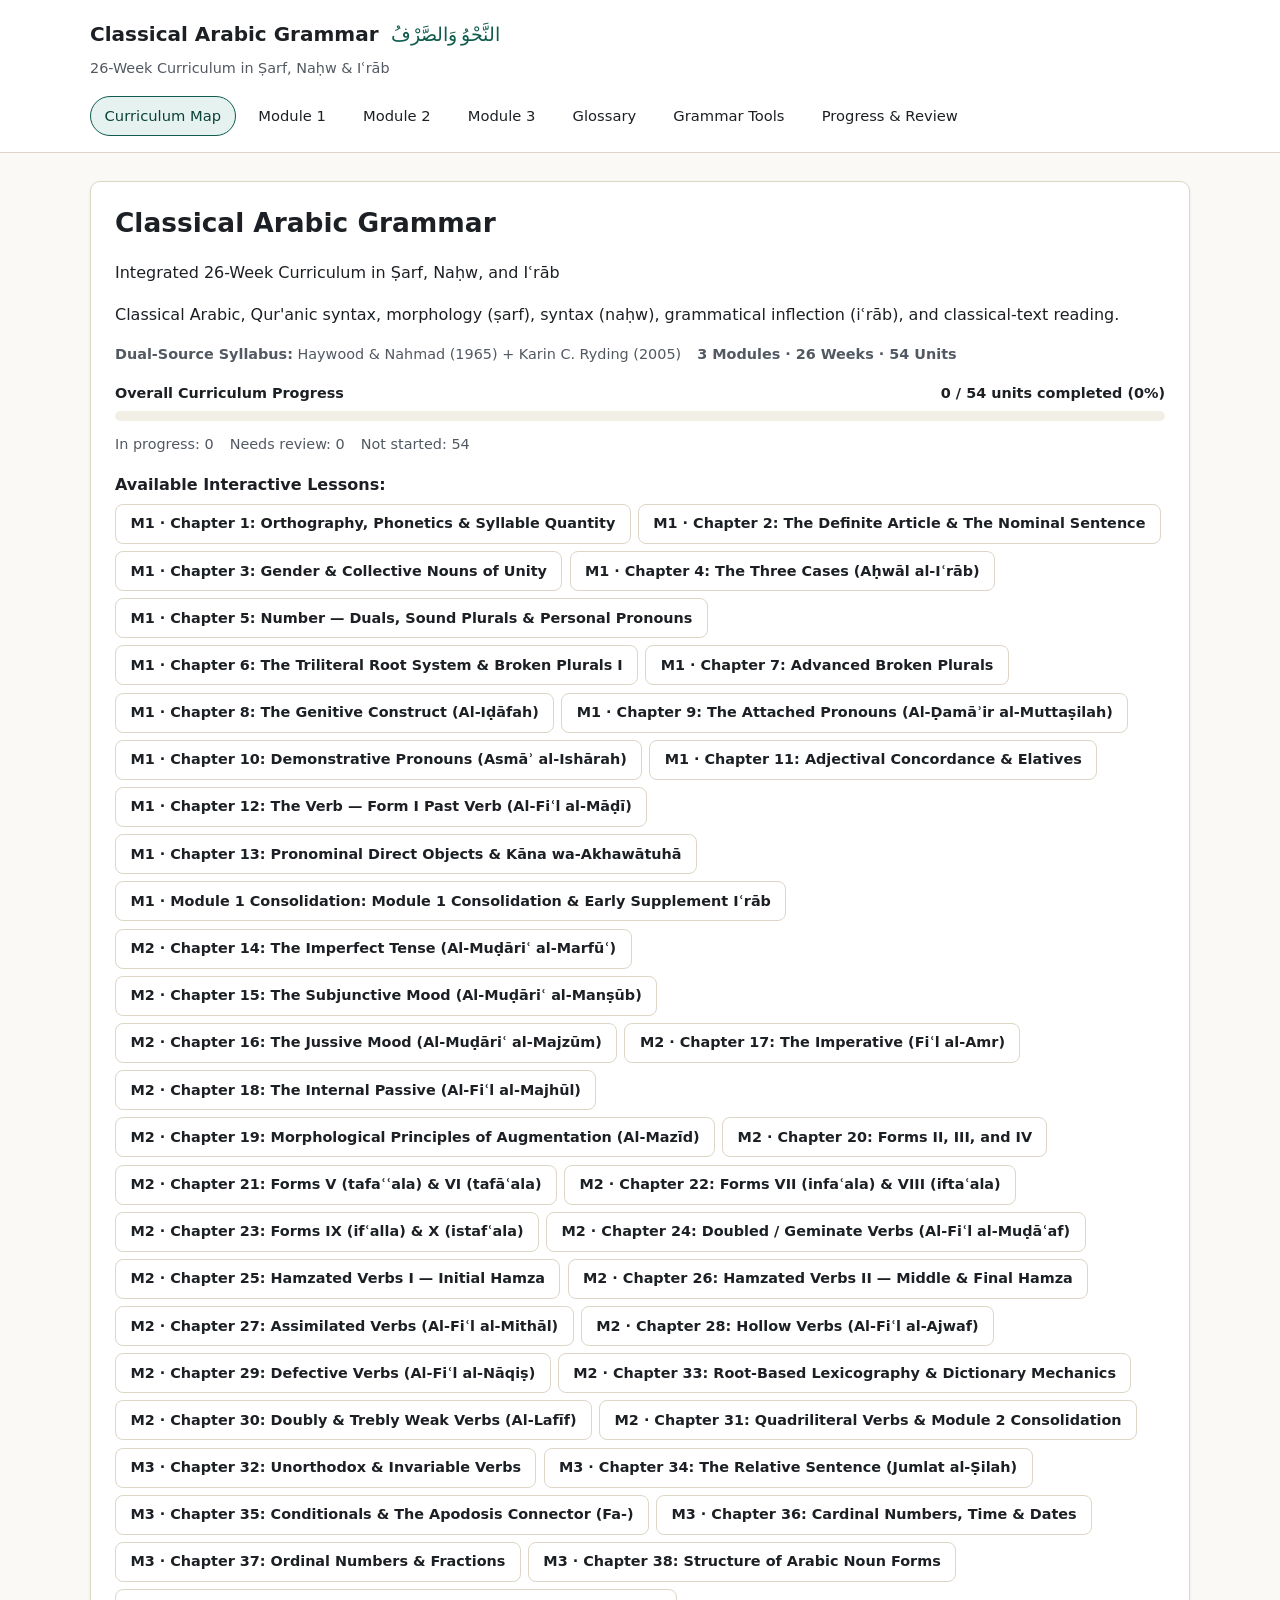
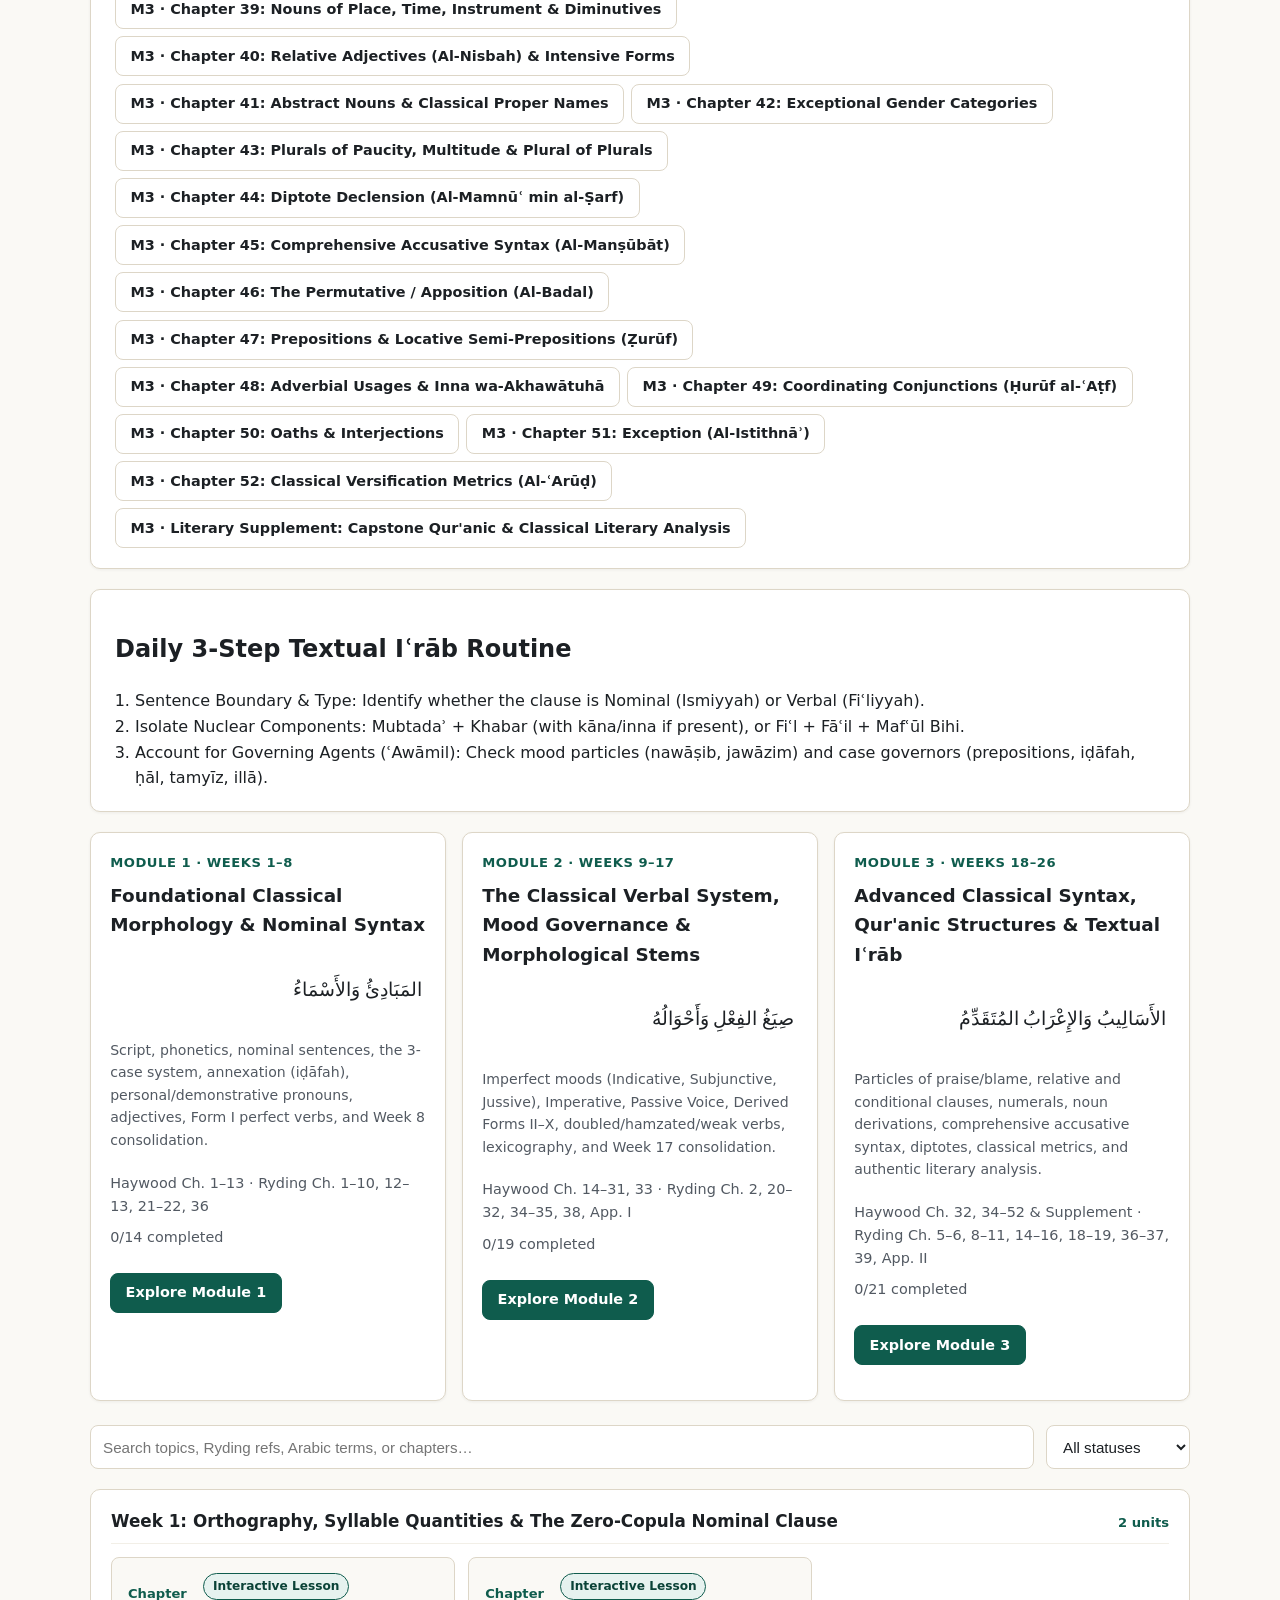
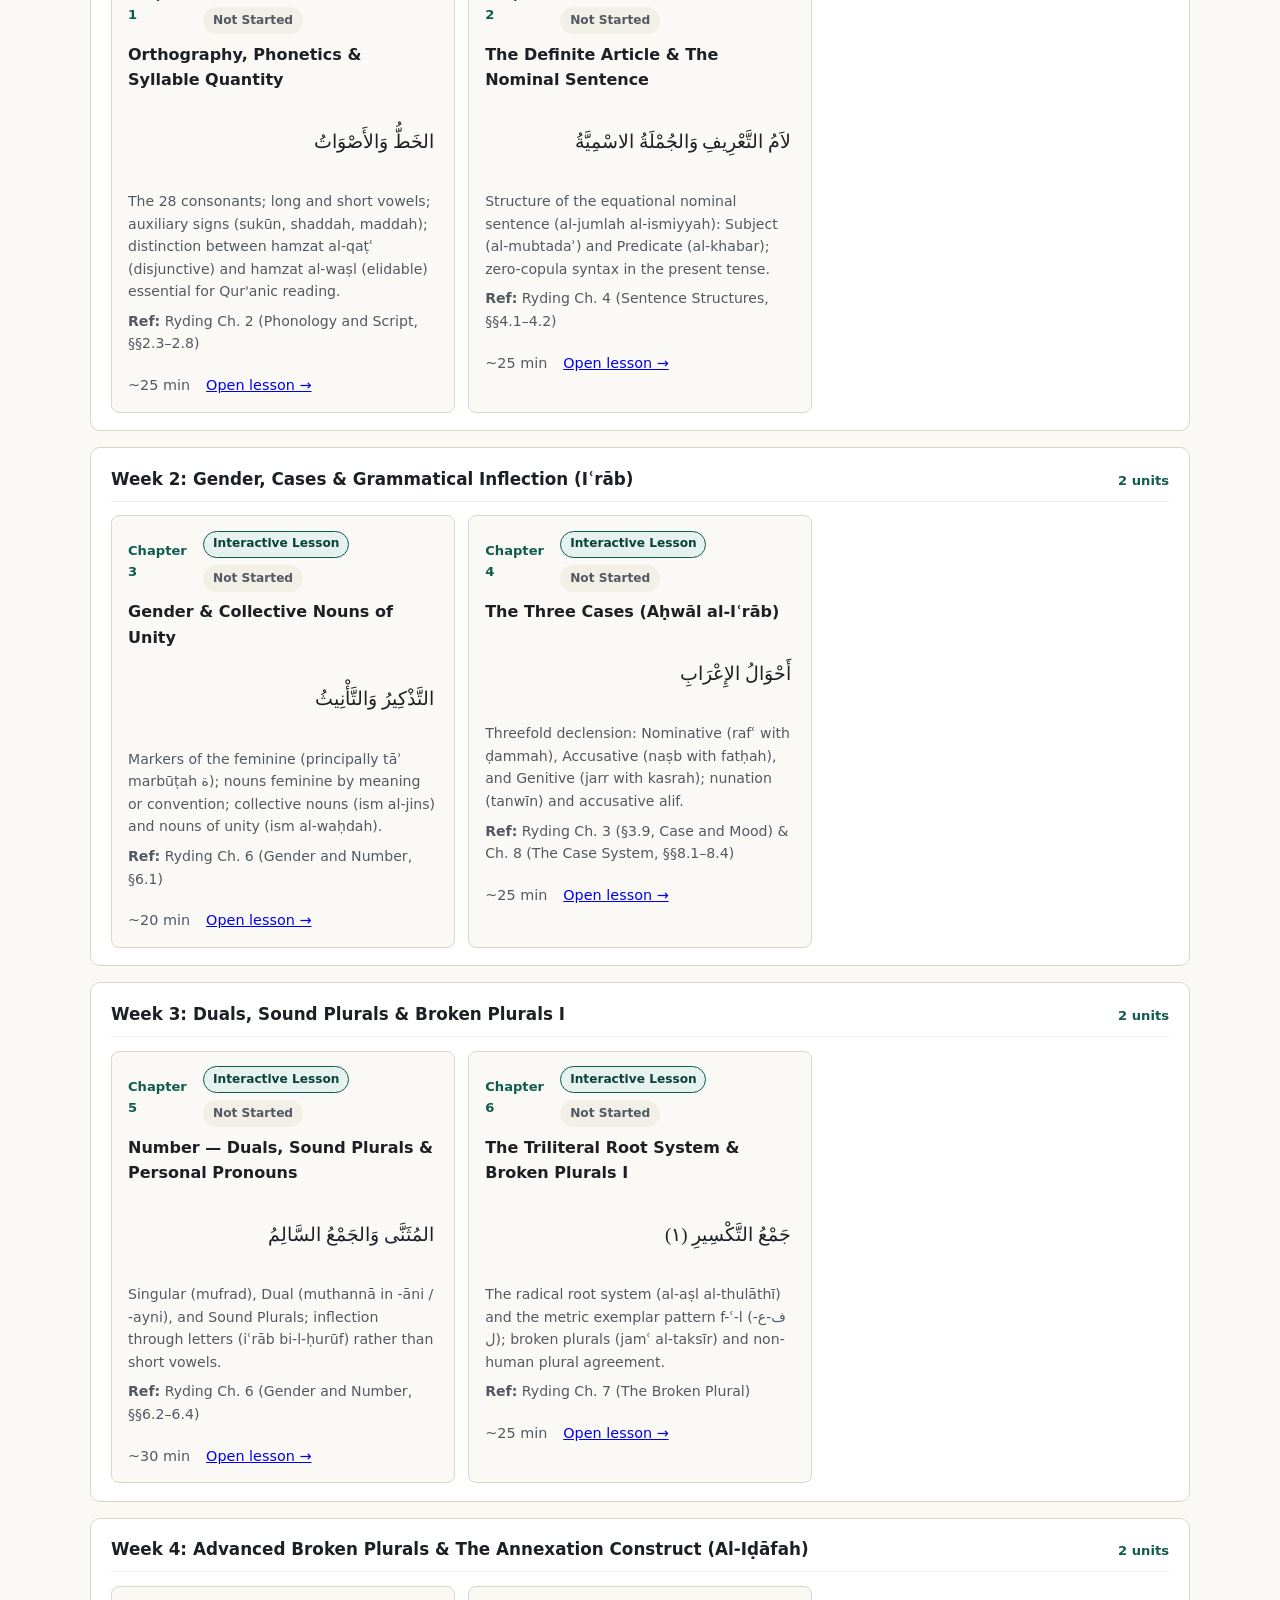
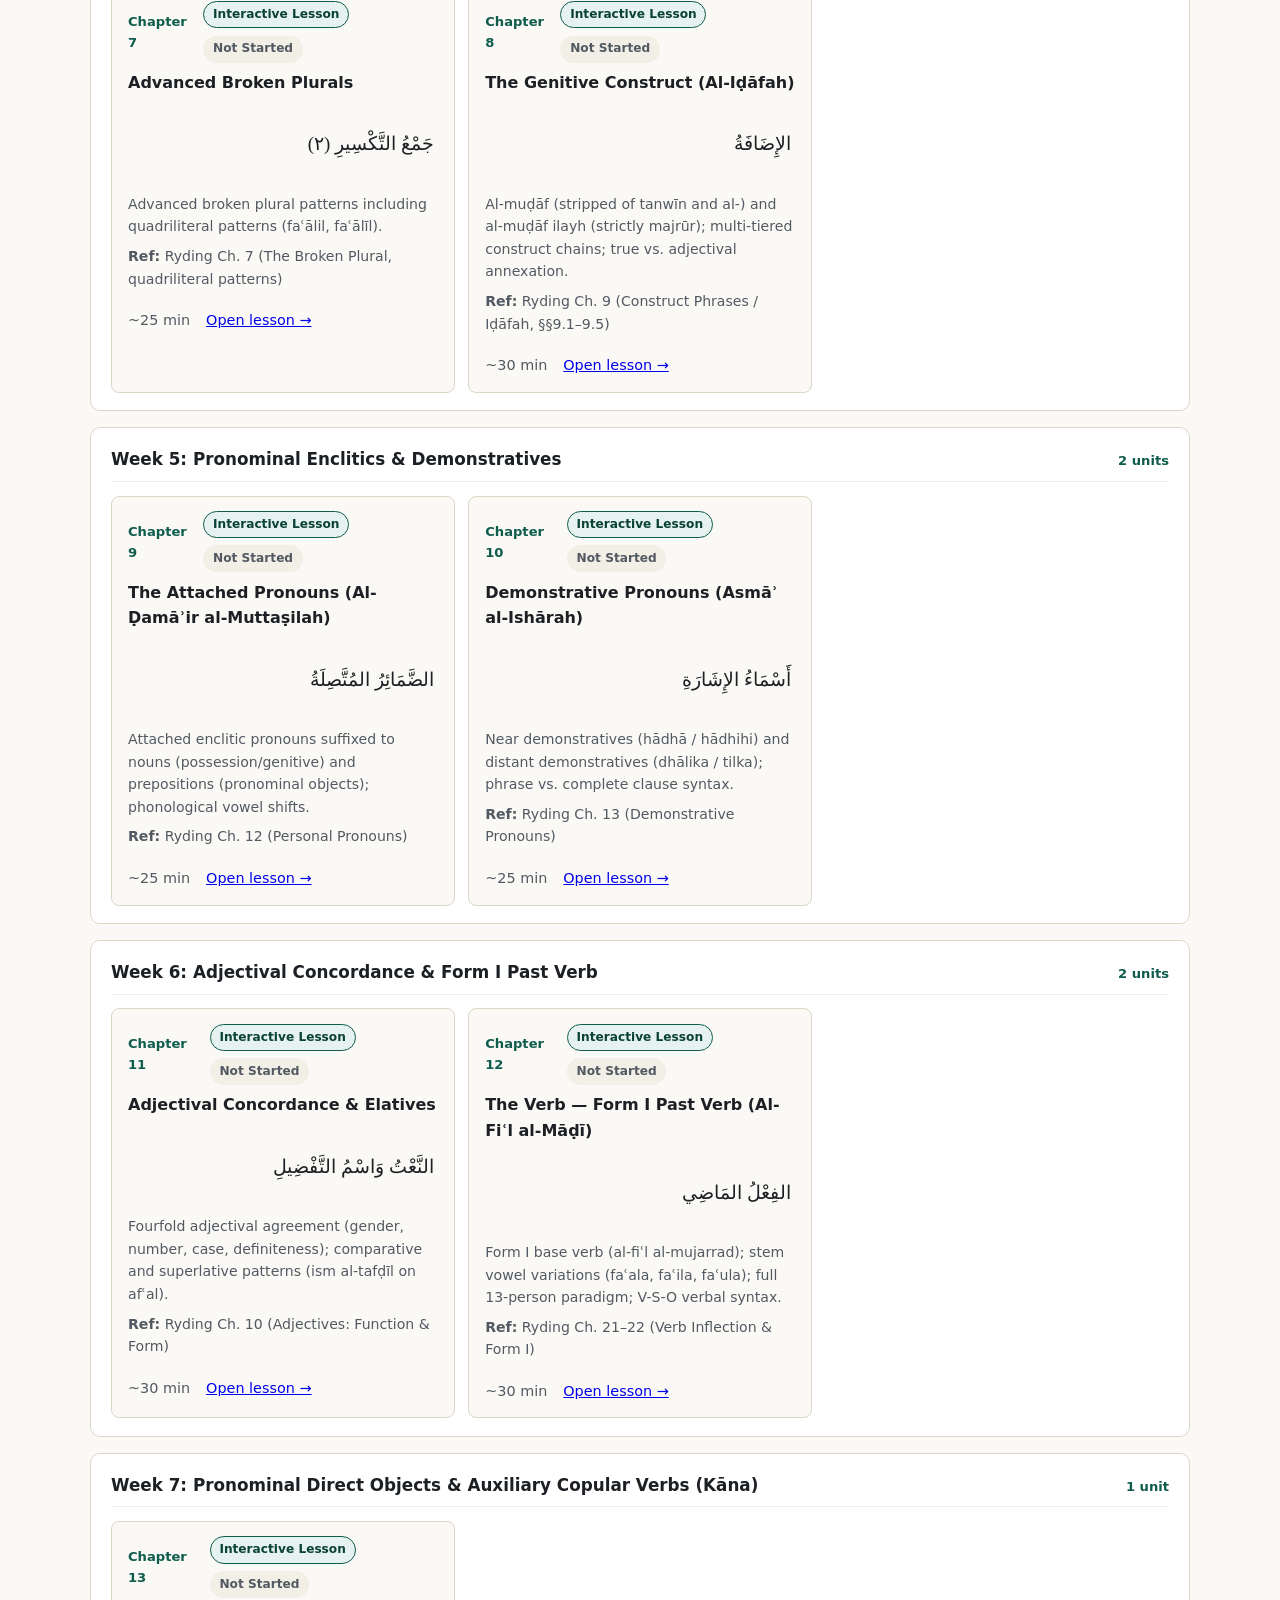
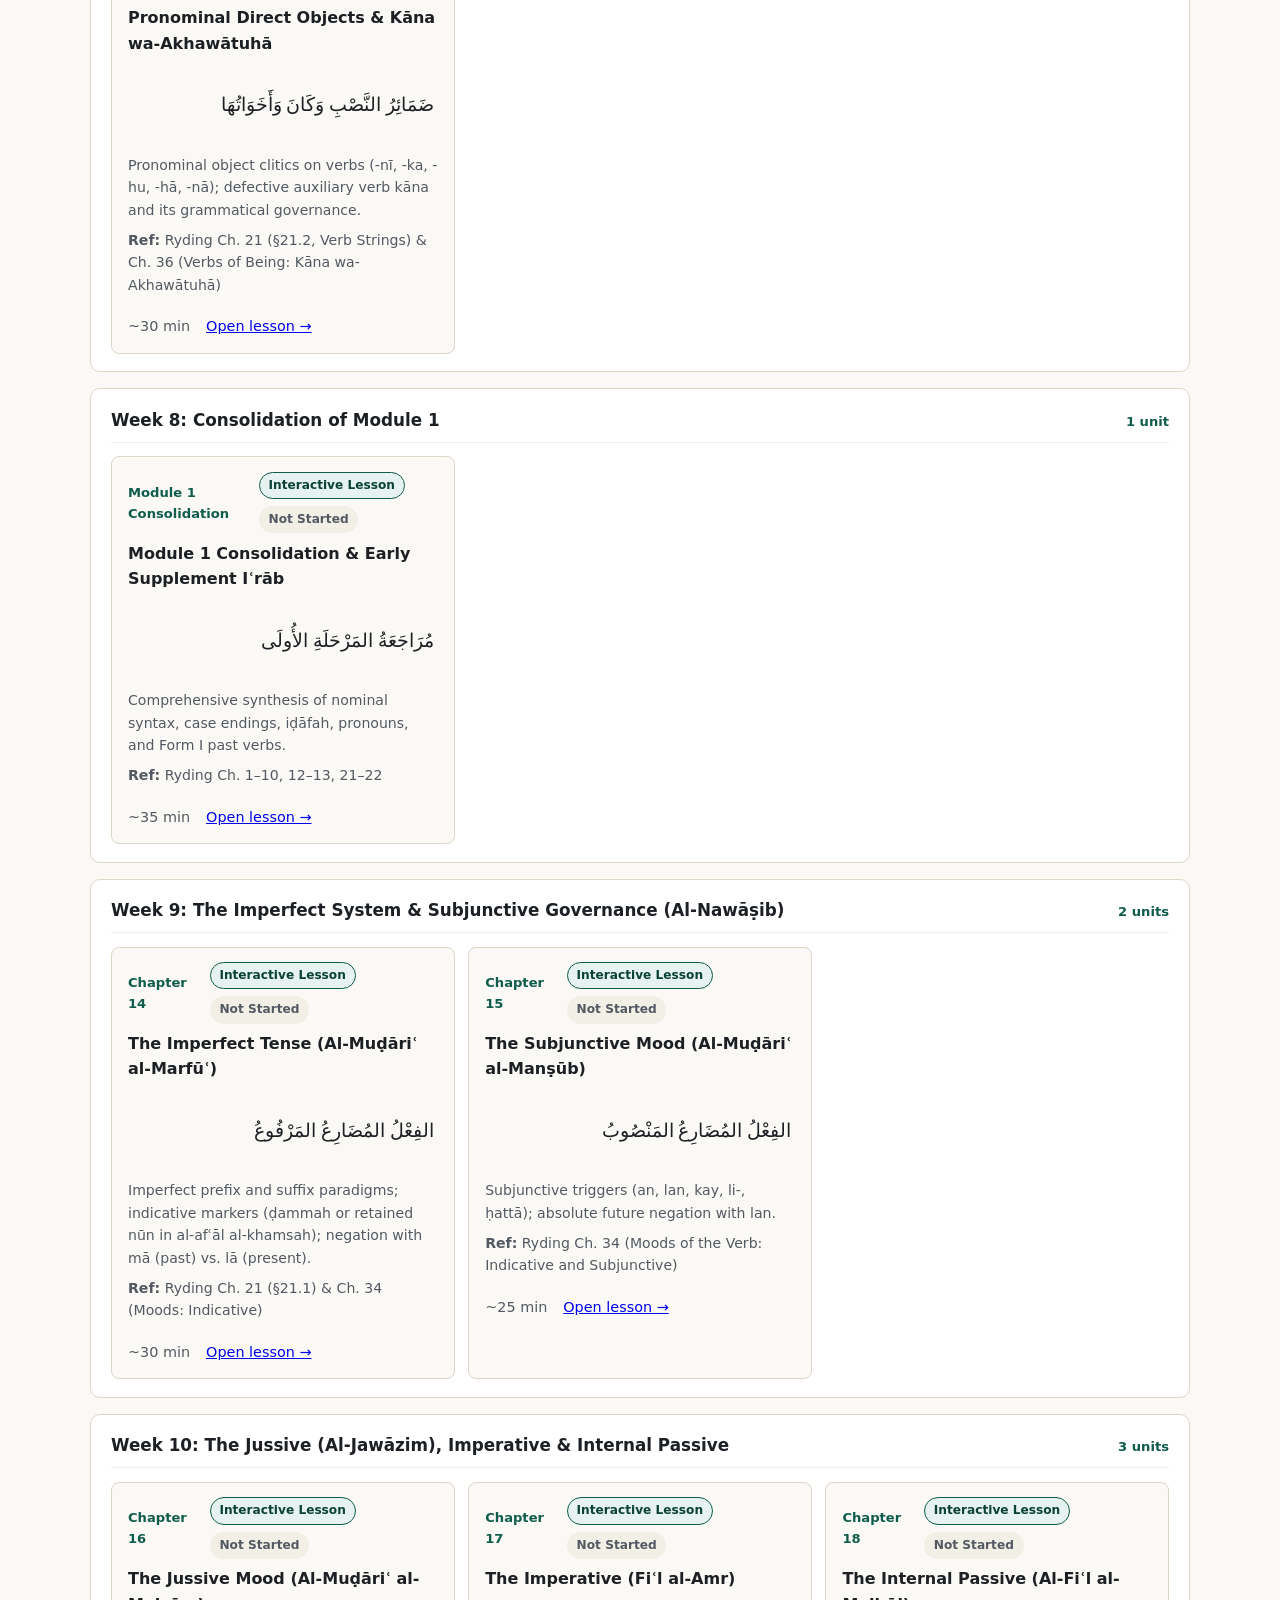
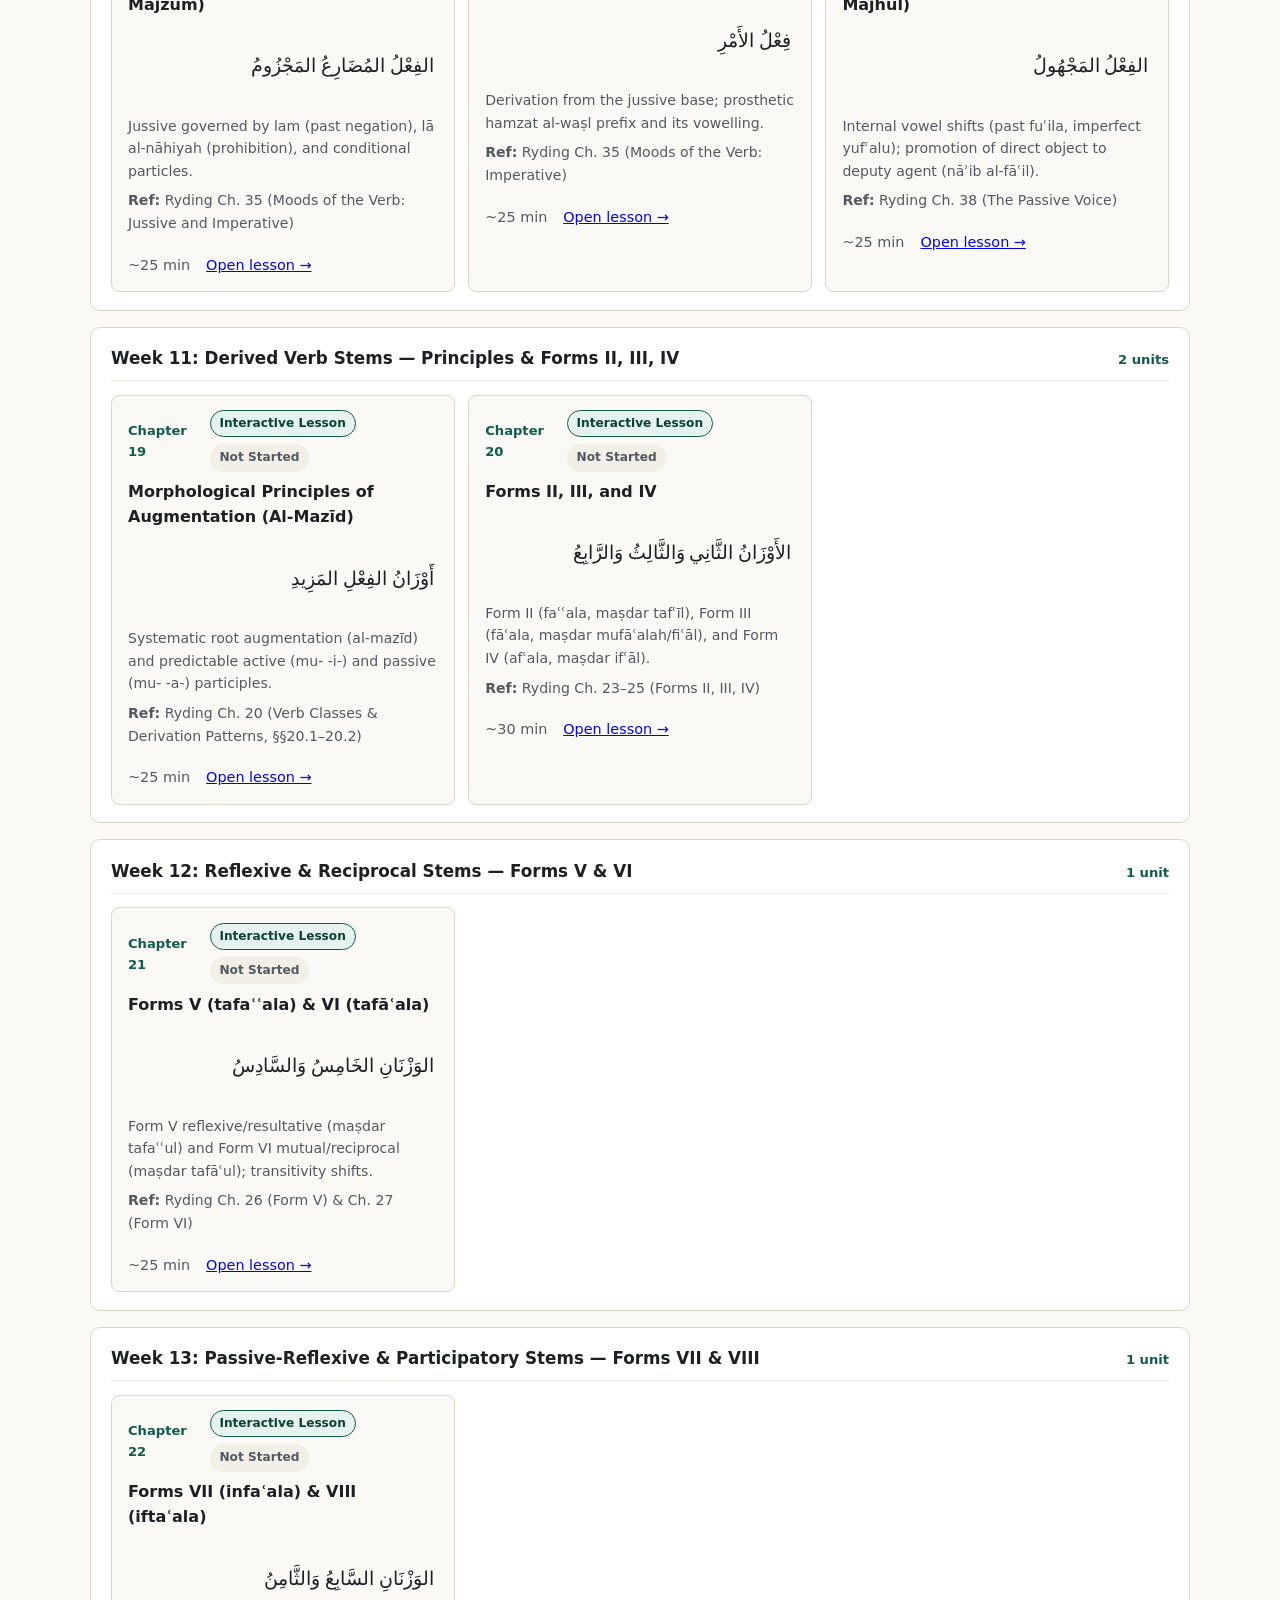
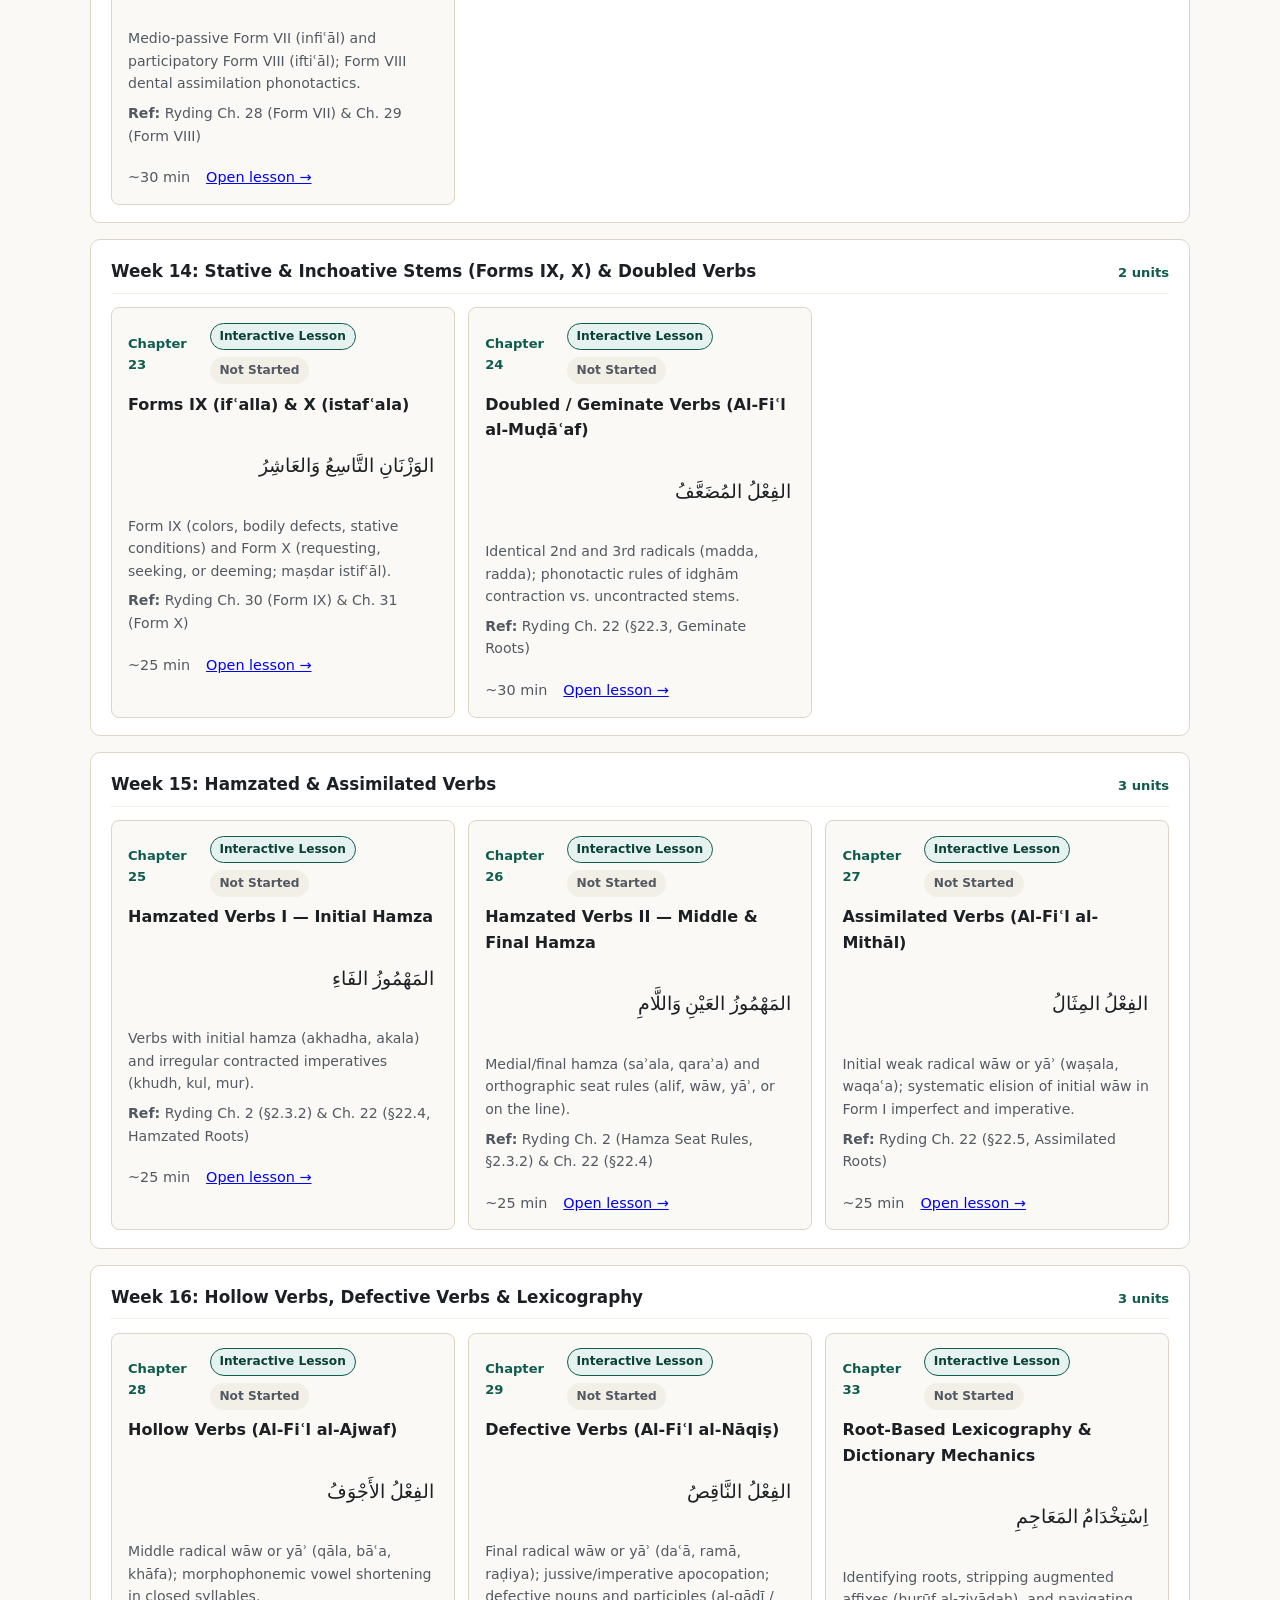
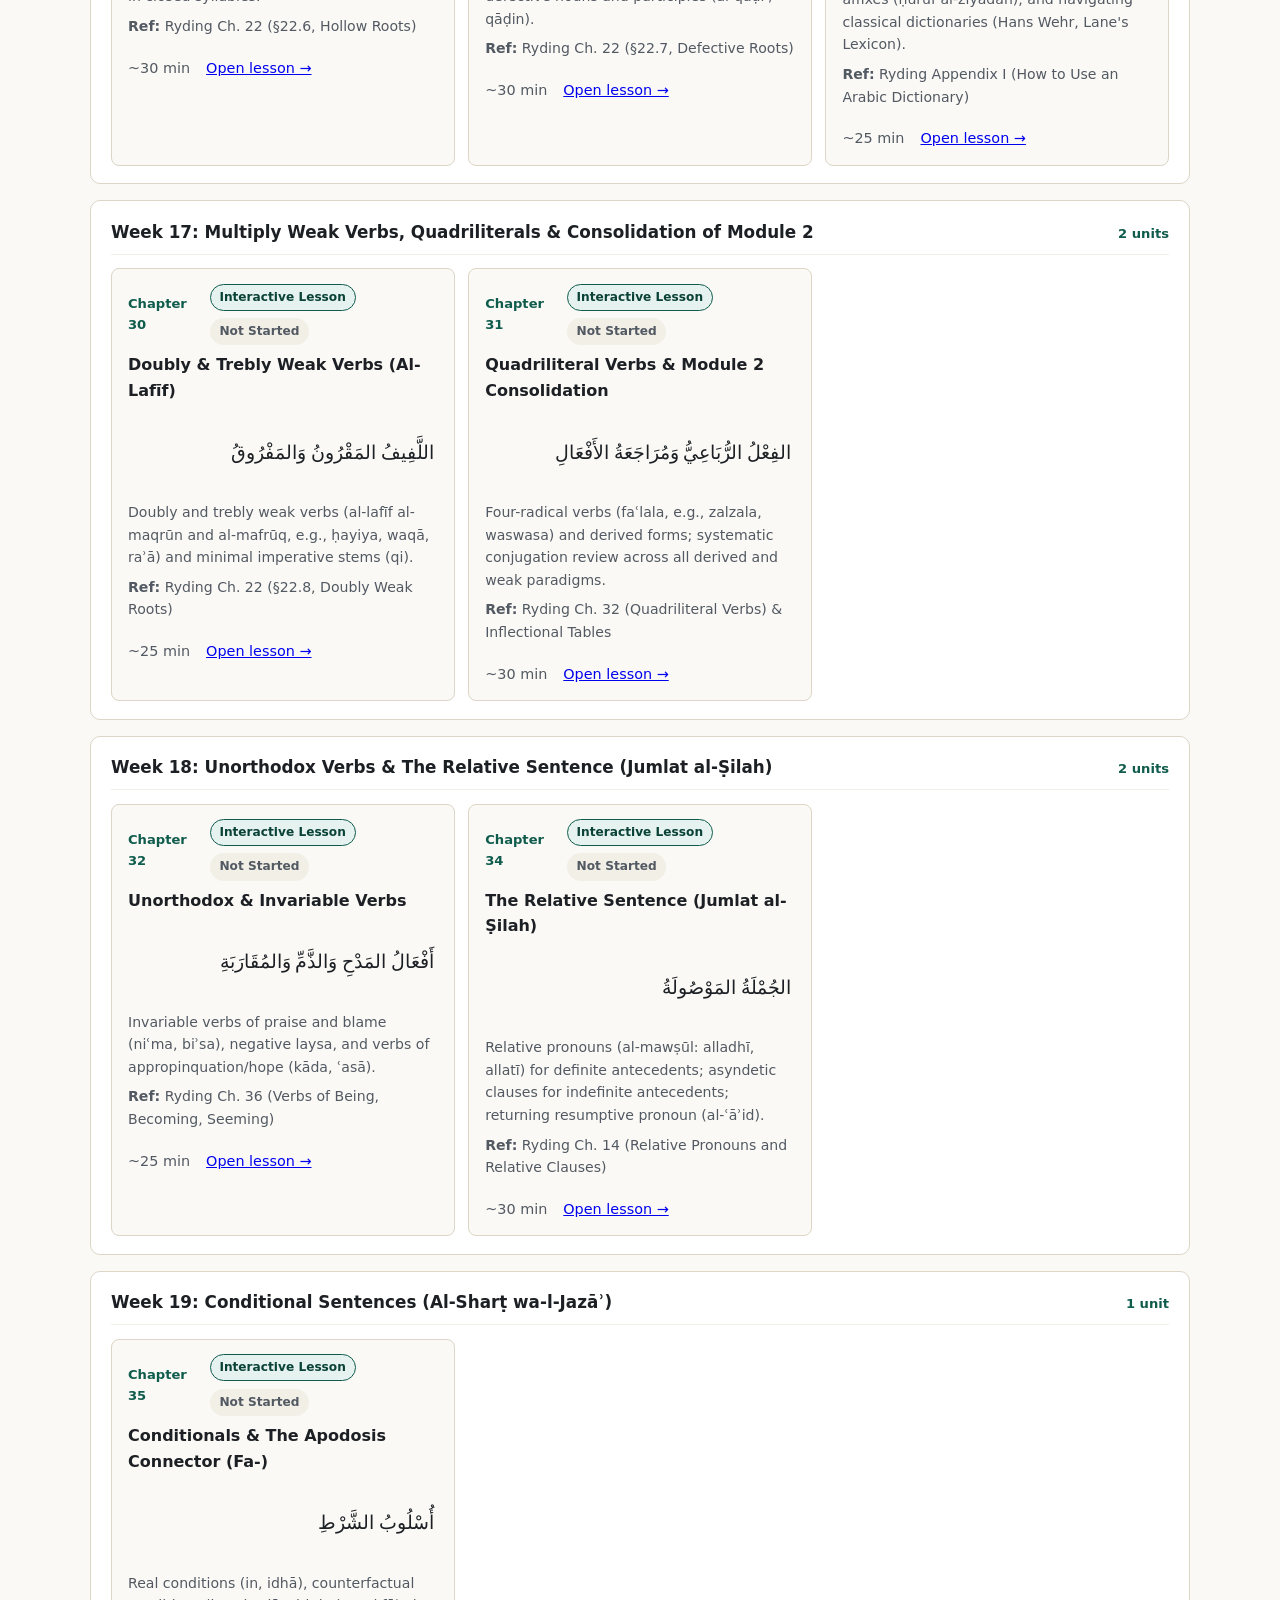
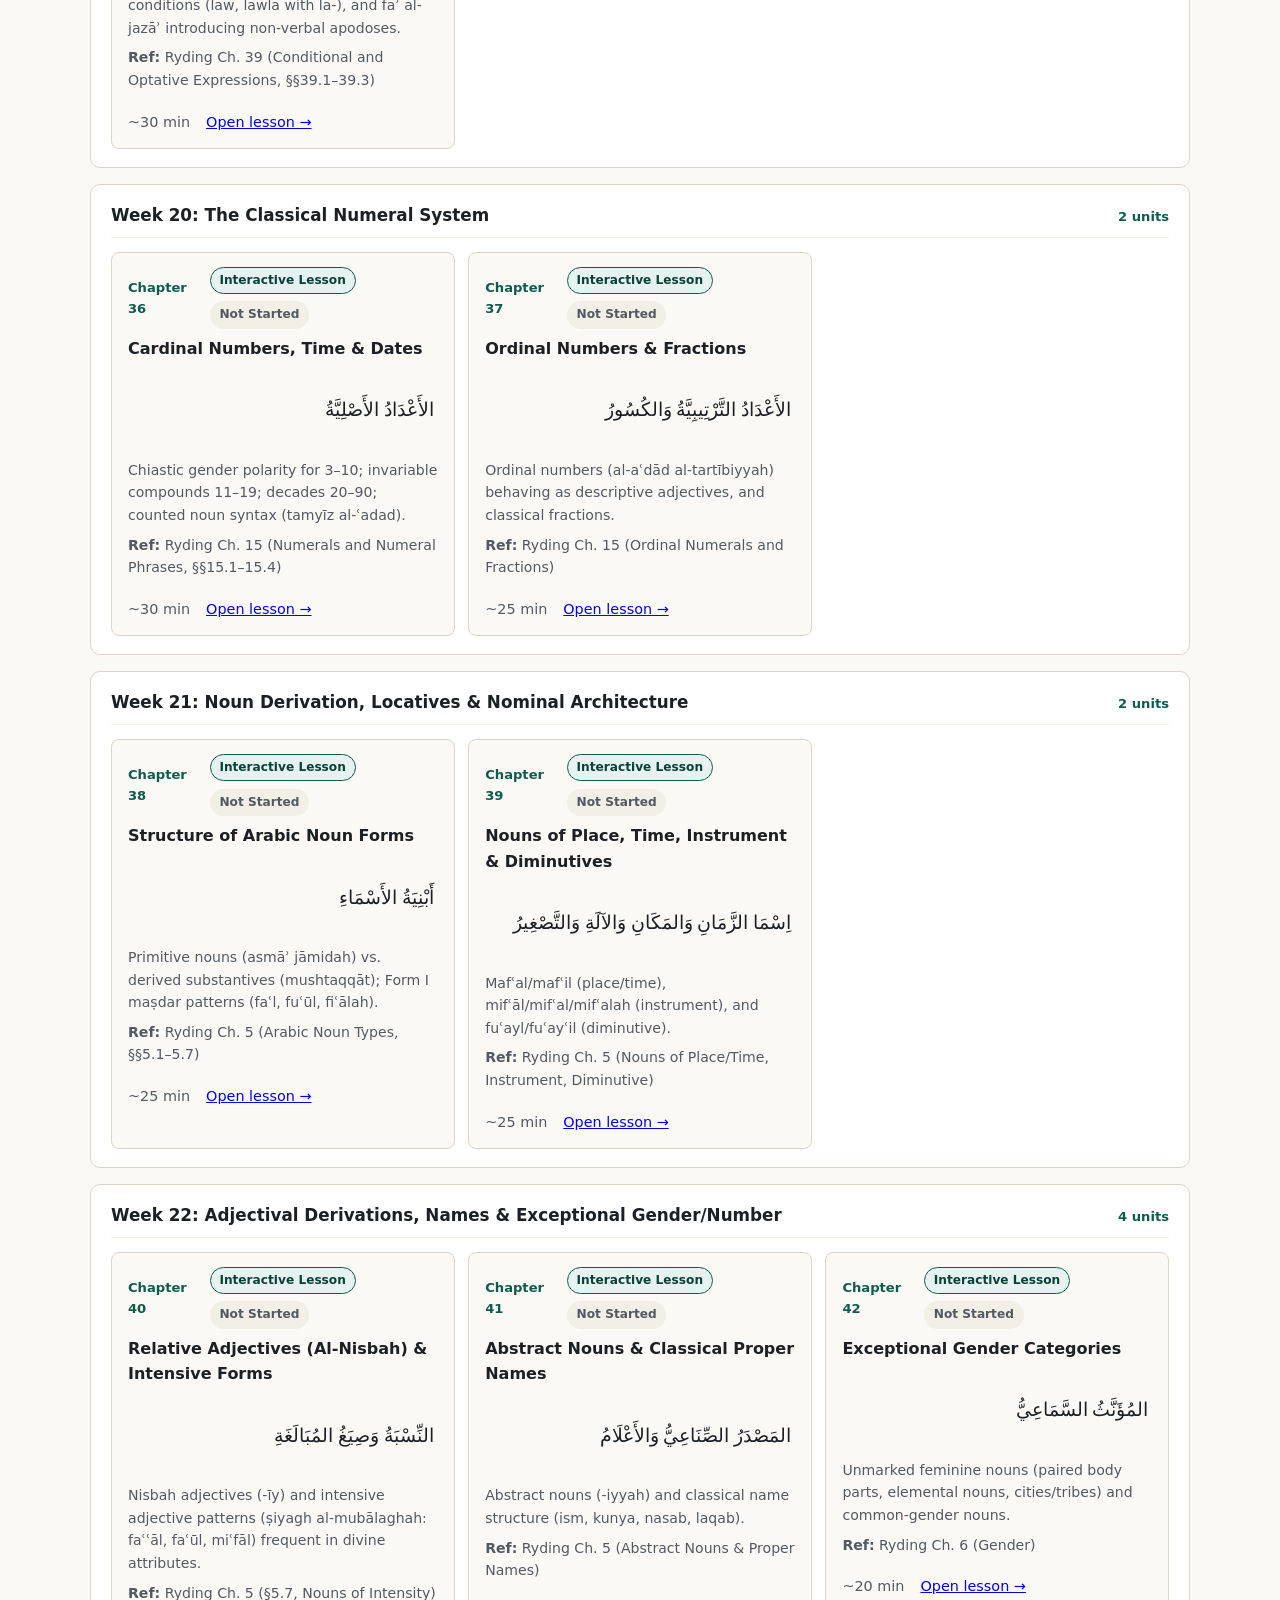
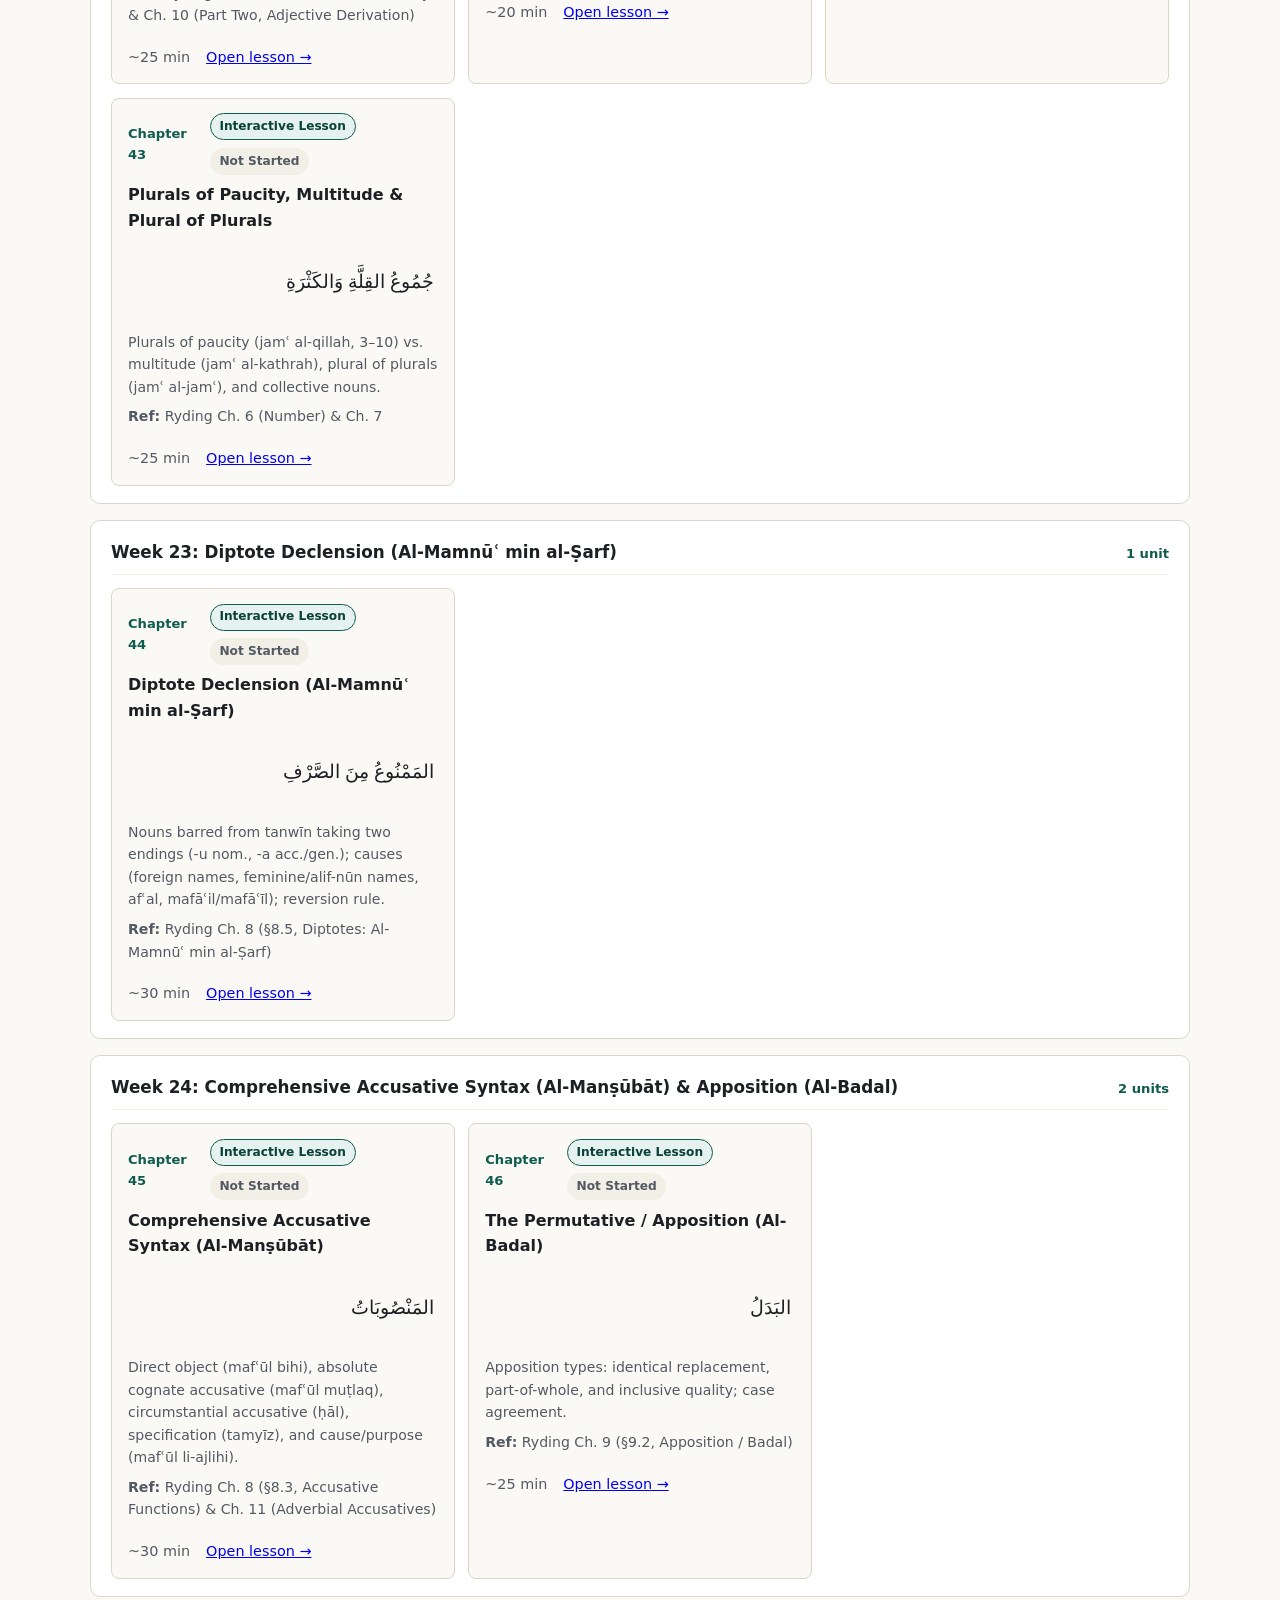
<file: index.html>
<!DOCTYPE html>
<html lang="en" dir="ltr">
<head>
  <meta charset="UTF-8">
  <meta name="viewport" content="width=device-width, initial-scale=1.0">
  <title>Classical Arabic Grammar — 26-Week Curriculum</title>
  <meta name="description" content="Self-paced Classical Arabic grammar curriculum in Ṣarf, Naḥw, and Iʿrāb.">
  <link rel="stylesheet" href="./css/main.css">
  <link rel="stylesheet" href="./css/arabic.css">
  <link rel="stylesheet" href="./css/responsive.css">
</head>
<body>
  <a class="skip-link" href="#main-content">Skip to main content</a>

  <header class="site-header">
    <div class="container header-inner">
      <div class="brand">
        <a href="#/" class="brand-link">
          <span class="brand-title">Classical Arabic Grammar</span>
          <span class="brand-ar" lang="ar" dir="rtl">النَّحْوُ وَالصَّرْفُ</span>
        </a>
        <p class="brand-subtitle">26-Week Curriculum in Ṣarf, Naḥw &amp; Iʿrāb</p>
      </div>

      <nav class="site-nav" aria-label="Primary navigation">
        <a href="#/" class="nav-link" data-nav="home">Curriculum Map</a>
        <a href="#/module/module-1" class="nav-link" data-nav="module-1">Module 1</a>
        <a href="#/module/module-2" class="nav-link" data-nav="module-2">Module 2</a>
        <a href="#/module/module-3" class="nav-link" data-nav="module-3">Module 3</a>
        <a href="#/glossary" class="nav-link" data-nav="glossary">Glossary</a>
        <a href="#/tools" class="nav-link" data-nav="tools">Grammar Tools</a>
        <a href="#/progress" class="nav-link" data-nav="progress">Progress &amp; Review</a>
      </nav>
    </div>
  </header>

  <main id="main-content" class="container main-content" tabindex="-1">
    <div id="app-root" aria-live="polite">
      <p class="loading-state">Loading curriculum…</p>
    </div>
  </main>

  <footer class="site-footer">
    <div class="container footer-inner">
      <p>
        Classical Arabic &amp; Qur’anic syntax curriculum synthesizing Haywood &amp; Nahmad’s
        <em>A New Arabic Grammar</em> (1965) and Karin C. Ryding’s
        <em>A Reference Grammar of Modern Standard Arabic</em> (2005). Original explanations and exercises.
      </p>
      <div class="footer-actions">
        <button type="button" id="export-progress-btn" class="btn btn-secondary">Export Progress</button>
        <label class="btn btn-secondary file-label">
          Import Progress
          <input type="file" id="import-progress-input" accept="application/json" hidden>
        </label>
        <button type="button" id="reset-progress-btn" class="btn btn-danger-outline">Reset Progress</button>
      </div>
    </div>
  </footer>

  <script type="module" src="./js/app.js"></script>
</body>
</html>
</file>
<file: css/main.css>
:root {
  --bg: #faf9f5;
  --surface: #ffffff;
  --surface-muted: #f2efe7;
  --text: #1c2024;
  --text-muted: #525962;
  --border: #ddd6c7;
  --accent: #0f5c4d;
  --accent-strong: #0a4237;
  --accent-soft: #e6f2ef;
  --warn: #8a5300;
  --warn-soft: #fef3dc;
  --danger: #9e2a2b;
  --danger-soft: #fbeaea;
  --radius: 10px;
  --shadow: 0 1px 3px rgba(28, 32, 36, 0.06);
  --font-sans: system-ui, -apple-system, "Segoe UI", Roboto, "Helvetica Neue", Arial, sans-serif;
}

*,
*::before,
*::after {
  box-sizing: border-box;
}

body {
  margin: 0;
  font-family: var(--font-sans);
  background: var(--bg);
  color: var(--text);
  line-height: 1.6;
}

.skip-link {
  position: absolute;
  inset-inline-start: -9999px;
  top: 0;
  background: var(--accent);
  color: #fff;
  padding: 0.6rem 1rem;
  z-index: 100;
}

.skip-link:focus {
  inset-inline-start: 0.75rem;
  top: 0.75rem;
}

:focus-visible {
  outline: 3px solid var(--accent);
  outline-offset: 2px;
}

.container {
  width: min(1100px, 100% - 2rem);
  margin-inline: auto;
}

.site-header {
  background: var(--surface);
  border-bottom: 1px solid var(--border);
  padding-block: 1rem;
}

.header-inner {
  display: flex;
  flex-wrap: wrap;
  align-items: center;
  justify-content: space-between;
  gap: 1rem;
}

.brand-link {
  display: inline-flex;
  align-items: baseline;
  gap: 0.75rem;
  text-decoration: none;
  color: inherit;
}

.brand-title {
  font-size: 1.25rem;
  font-weight: 700;
}

.brand-subtitle {
  margin: 0.15rem 0 0;
  font-size: 0.9rem;
  color: var(--text-muted);
}

.site-nav {
  display: flex;
  flex-wrap: wrap;
  gap: 0.5rem;
}

.nav-link {
  text-decoration: none;
  color: var(--text);
  padding: 0.45rem 0.85rem;
  border-radius: 999px;
  font-size: 0.92rem;
  font-weight: 500;
  border: 1px solid transparent;
}

.nav-link:hover {
  background: var(--surface-muted);
}

.nav-link.is-active {
  background: var(--accent-soft);
  color: var(--accent-strong);
  border-color: var(--accent);
}

.main-content {
  padding-block: 1.75rem 3rem;
  min-height: 70vh;
}

.panel {
  background: var(--surface);
  border: 1px solid var(--border);
  border-radius: var(--radius);
  padding: 1.25rem 1.5rem;
  box-shadow: var(--shadow);
  margin-bottom: 1.25rem;
}

.hero-panel h1 {
  margin-top: 0;
  margin-bottom: 0.35rem;
  font-size: 1.65rem;
}

.meta-row {
  display: flex;
  flex-wrap: wrap;
  gap: 0.5rem 1rem;
  font-size: 0.9rem;
  color: var(--text-muted);
  margin-top: 0.75rem;
}

.progress-bar-wrap {
  margin-top: 1rem;
}

.progress-label {
  display: flex;
  justify-content: space-between;
  font-size: 0.9rem;
  font-weight: 600;
  margin-bottom: 0.35rem;
}

.progress-track {
  height: 10px;
  background: var(--surface-muted);
  border-radius: 999px;
  overflow: hidden;
}

.progress-fill {
  height: 100%;
  background: var(--accent);
  width: 0%;
  transition: width 0.25s ease;
}

.filter-bar {
  display: flex;
  flex-wrap: wrap;
  gap: 0.75rem;
  align-items: center;
  margin-bottom: 1.25rem;
}

.search-input,
.select-input,
.text-input {
  padding: 0.5rem 0.75rem;
  border: 1px solid var(--border);
  border-radius: 8px;
  background: var(--surface);
  color: var(--text);
  font-size: 0.95rem;
  min-height: 44px;
}

.text-input {
  width: 100%;
  font-size: 1.1rem;
}

.typed-input-wrap {
  display: flex;
  flex-direction: column;
  gap: 0.5rem;
  margin-block: 0.75rem;
}

.typed-exercise-input[lang="ar"] {
  font-family: var(--font-arabic, serif);
  font-size: 1.45rem;
  line-height: 2;
  text-align: right;
  direction: rtl;
}

.arabic-virtual-keys {
  display: flex;
  flex-wrap: wrap;
  align-items: center;
  gap: 0.35rem;
  padding: 0.4rem 0.6rem;
  background: var(--surface-muted);
  border-radius: 8px;
  border: 1px solid var(--border);
}

.keys-label {
  font-size: 0.8rem;
  color: var(--text-muted);
  font-weight: 600;
  margin-inline-end: 0.35rem;
}

.btn-key {
  font-family: var(--font-arabic, serif);
  font-size: 1.35rem;
  line-height: 1;
  min-width: 38px;
  height: 38px;
  padding: 0 0.4rem;
  display: inline-flex;
  align-items: center;
  justify-content: center;
  background: var(--surface);
  border: 1px solid var(--border);
  border-radius: 6px;
  cursor: pointer;
  color: var(--text);
  transition: background 0.15s ease, border-color 0.15s ease, color 0.15s ease;
}

.btn-key:hover,
.btn-key:focus-visible {
  background: var(--accent-soft);
  border-color: var(--accent);
  color: var(--accent-strong);
}

.search-input {
  flex: 1 1 240px;
}

.modules-grid {
  display: grid;
  grid-template-columns: repeat(3, 1fr);
  gap: 1rem;
  margin-bottom: 1.5rem;
}

.module-card {
  background: var(--surface);
  border: 1px solid var(--border);
  border-radius: var(--radius);
  padding: 1.2rem;
  box-shadow: var(--shadow);
  display: flex;
  flex-direction: column;
  gap: 0.5rem;
}

.module-card h2 {
  margin: 0;
  font-size: 1.15rem;
}

.module-kicker {
  font-size: 0.82rem;
  font-weight: 700;
  text-transform: uppercase;
  letter-spacing: 0.04em;
  color: var(--accent);
}

.week-section {
  background: var(--surface);
  border: 1px solid var(--border);
  border-radius: var(--radius);
  padding: 1.1rem 1.25rem;
  margin-bottom: 1rem;
}

.week-header {
  display: flex;
  flex-wrap: wrap;
  justify-content: space-between;
  align-items: baseline;
  gap: 0.5rem;
  border-bottom: 1px solid var(--surface-muted);
  padding-bottom: 0.5rem;
  margin-bottom: 0.85rem;
}

.week-header h3 {
  margin: 0;
  font-size: 1.05rem;
}

.chapters-list {
  display: grid;
  grid-template-columns: repeat(auto-fill, minmax(280px, 1fr));
  gap: 0.85rem;
}

.chapter-card {
  border: 1px solid var(--border);
  border-radius: 8px;
  padding: 0.9rem 1rem;
  background: var(--bg);
  display: flex;
  flex-direction: column;
  gap: 0.45rem;
}

.chapter-card-top {
  display: flex;
  justify-content: space-between;
  align-items: center;
  gap: 0.5rem;
}

.chapter-num {
  font-size: 0.82rem;
  font-weight: 700;
  color: var(--accent);
}

.chapter-title {
  margin: 0;
  font-size: 1rem;
  font-weight: 600;
}

.chapter-title a {
  color: inherit;
  text-decoration: none;
}

.chapter-title a:hover {
  text-decoration: underline;
}

.chapter-focus {
  margin: 0;
  font-size: 0.88rem;
  color: var(--text-muted);
}

.badge {
  display: inline-block;
  font-size: 0.76rem;
  font-weight: 600;
  padding: 0.18rem 0.55rem;
  border-radius: 999px;
  border: 1px solid transparent;
}

.badge-not-started {
  background: var(--surface-muted);
  color: var(--text-muted);
}

.badge-in-progress {
  background: var(--warn-soft);
  color: var(--warn);
}

.badge-completed {
  background: var(--accent-soft);
  color: var(--accent-strong);
}

.badge-needs-review {
  background: var(--danger-soft);
  color: var(--danger);
}

.badge-pending {
  background: var(--warn-soft);
  color: var(--warn);
  border: 1px solid rgba(138, 83, 0, 0.35);
}

.badge-reviewed {
  background: #e0f2fe;
  color: #0369a1;
  border: 1px solid #7dd3fc;
}

.badge-verified {
  background: var(--accent-soft);
  color: var(--accent-strong);
  border: 1px solid var(--accent);
}

.badge-lesson {
  background: var(--accent-soft);
  color: var(--accent-strong);
  border-color: var(--accent);
}

.lesson-shell {
  display: grid;
  gap: 1rem;
}

.lesson-block h2,
.lesson-block h3 {
  margin-top: 0;
  margin-bottom: 0.45rem;
}

.rule-card {
  border: 1px solid var(--accent);
  border-inline-start: 4px solid var(--accent);
  background: var(--accent-soft);
  border-radius: 8px;
  padding: 0.9rem 1rem;
}

.rule-card p {
  margin: 0.4rem 0 0;
}

.example-card {
  border: 1px solid var(--border);
  background: var(--bg);
  border-radius: 8px;
  padding: 0.95rem 1rem;
}

.reveal-controls {
  display: flex;
  flex-wrap: wrap;
  gap: 0.5rem;
  margin-top: 0.5rem;
}

.reveal-panel {
  margin-top: 0.65rem;
  padding: 0.65rem 0.85rem;
  background: var(--surface);
  border: 1px solid var(--border);
  border-radius: 6px;
}

.reveal-panel p {
  margin: 0.25rem 0;
}

.callout {
  padding: 0.85rem 1rem;
  border-radius: 8px;
  border-inline-start: 4px solid var(--accent);
  background: var(--surface-muted);
}

.callout-warning {
  border-inline-start-color: var(--warn);
  background: var(--warn-soft);
}

.callout h3,
.callout h4 {
  margin: 0 0 0.3rem;
}

.callout p {
  margin: 0;
}

.table-wrap {
  overflow-x: auto;
}

.grammar-table {
  width: 100%;
  border-collapse: collapse;
  font-size: 0.94rem;
}

.grammar-table th,
.grammar-table td {
  border: 1px solid var(--border);
  padding: 0.55rem 0.7rem;
  text-align: start;
}

.grammar-table th {
  background: var(--surface-muted);
  font-weight: 600;
}

.table-ar {
  font-family: var(--font-arabic);
  font-size: 1.25rem;
  line-height: 1.8;
}

.glossary-grid {
  display: grid;
  grid-template-columns: repeat(auto-fill, minmax(300px, 1fr));
  gap: 1rem;
}

.exercise-card {
  border: 1px solid var(--border);
  border-radius: 8px;
  padding: 1rem;
  background: var(--bg);
  display: grid;
  gap: 0.65rem;
}

.choices-list {
  display: grid;
  gap: 0.45rem;
}

.choice-item {
  display: flex;
  align-items: center;
  gap: 0.6rem;
  padding: 0.55rem 0.75rem;
  border: 1px solid var(--border);
  border-radius: 8px;
  background: var(--surface);
  cursor: pointer;
  min-height: 44px;
}

.choice-item:has(input:checked) {
  border-color: var(--accent);
  background: var(--accent-soft);
}

.matching-grid {
  display: grid;
  gap: 0.55rem;
}

.matching-row {
  display: flex;
  flex-wrap: wrap;
  align-items: center;
  justify-content: space-between;
  gap: 0.6rem;
  padding: 0.5rem 0.75rem;
  background: var(--surface);
  border: 1px solid var(--border);
  border-radius: 8px;
}

.matching-left {
  font-weight: 600;
  font-size: 1.1rem;
}

.word-order-wrap {
  display: grid;
  gap: 0.65rem;
}

.word-order-zone,
.word-order-bank {
  display: flex;
  flex-wrap: wrap;
  gap: 0.5rem;
  min-height: 52px;
  padding: 0.65rem;
  border-radius: 8px;
  border: 1px dashed var(--border);
  background: var(--surface);
  align-items: center;
}

.token-chip {
  font-family: var(--font-arabic);
  font-size: 1.35rem;
  line-height: 1.6;
  padding: 0.3rem 0.85rem;
  border-radius: 8px;
  border: 1px solid var(--accent);
  background: var(--surface);
  color: var(--text);
  cursor: pointer;
  min-height: 44px;
}

.token-chosen {
  background: var(--accent-soft);
  color: var(--accent-strong);
}

.feedback-box {
  padding: 0.85rem 1rem;
  border-radius: 8px;
  border: 1px solid var(--border);
}

.feedback-correct {
  background: var(--accent-soft);
  border-inline-start: 4px solid var(--accent);
}

.feedback-incorrect {
  background: var(--danger-soft);
  border-inline-start: 4px solid var(--danger);
}

.feedback-status {
  margin: 0 0 0.35rem;
}

.review-list {
  list-style: none;
  margin: 0.75rem 0 0;
  padding: 0;
  display: grid;
  gap: 0.65rem;
}

.review-item {
  display: flex;
  flex-wrap: wrap;
  align-items: center;
  justify-content: space-between;
  gap: 0.75rem;
  padding: 0.75rem 1rem;
  border: 1px solid var(--border);
  border-radius: 8px;
  background: var(--bg);
}

.btn {
  display: inline-flex;
  align-items: center;
  justify-content: center;
  gap: 0.4rem;
  min-height: 40px;
  padding: 0.45rem 0.9rem;
  border-radius: 8px;
  font-size: 0.9rem;
  font-weight: 600;
  cursor: pointer;
  text-decoration: none;
  border: 1px solid var(--border);
  background: var(--surface);
  color: var(--text);
}

.btn-primary {
  background: var(--accent);
  color: #fff;
  border-color: var(--accent);
}

.btn-primary:hover {
  background: var(--accent-strong);
}

.btn-secondary:hover {
  background: var(--surface-muted);
}

.btn-danger-outline {
  color: var(--danger);
  border-color: var(--danger);
}

.btn-danger-outline:hover {
  background: var(--danger-soft);
}

.detail-grid {
  display: grid;
  gap: 1rem;
}

.rules-list {
  margin: 0.5rem 0 0;
  padding-inline-start: 1.25rem;
}

.prereq-list {
  display: flex;
  flex-wrap: wrap;
  gap: 0.45rem;
}

.notice {
  padding: 0.75rem 1rem;
  border-radius: 8px;
  border-inline-start: 4px solid var(--warn);
  background: var(--warn-soft);
  color: var(--text);
  font-size: 0.9rem;
  margin-bottom: 1rem;
}

.site-footer {
  border-top: 1px solid var(--border);
  background: var(--surface);
  padding-block: 1.25rem;
  font-size: 0.88rem;
  color: var(--text-muted);
}

.footer-inner {
  display: flex;
  flex-wrap: wrap;
  justify-content: space-between;
  align-items: center;
  gap: 1rem;
}

.footer-actions {
  display: flex;
  flex-wrap: wrap;
  gap: 0.5rem;
}

@media (prefers-reduced-motion: reduce) {
  .progress-fill {
    transition: none;
  }
}
</file>
<file: css/arabic.css>
:root {
  --font-arabic: "Amiri", "Noto Naskh Arabic", "Scheherazade New", "Traditional Arabic", serif;
}

[lang="ar"] {
  font-family: var(--font-arabic);
  direction: rtl;
  unicode-bidi: isolate;
}

.brand-ar {
  font-size: 1.2rem;
  color: var(--accent);
  line-height: 1.8;
  padding-block: 0.1em;
}

.arabic-heading {
  font-size: 1.5rem;
  line-height: 2.2;
  color: var(--accent-strong);
  margin: 0.25rem 0 0;
  padding-block: 0.15em;
}

.arabic-inline {
  font-size: 1.18em;
  line-height: 2.1;
  padding-inline: 0.2em;
  padding-block: 0.15em;
  display: inline-block;
  vertical-align: baseline;
}

.arabic-example {
  font-size: 1.6rem;
  line-height: 2.35;
  padding: 0.85rem 1.25rem;
  background: var(--surface-muted);
  border-inline-start: 4px solid var(--accent);
  border-radius: 6px;
  margin-block: 0.85rem;
  overflow-x: auto;
}

.table-ar {
  font-size: 1.25rem;
  line-height: 2.2;
  padding-block: 0.4rem;
}
</file>
<file: css/responsive.css>
@media (max-width: 900px) {
  .modules-grid {
    grid-template-columns: 1fr;
  }
}

@media (max-width: 640px) {
  .container {
    width: min(100% - 1.25rem, 1100px);
  }

  .panel {
    padding: 1rem;
  }

  .chapters-list {
    grid-template-columns: 1fr;
  }

  .site-nav {
    width: 100%;
  }

  .nav-link {
    flex: 1 1 auto;
    text-align: center;
  }
}
</file>
